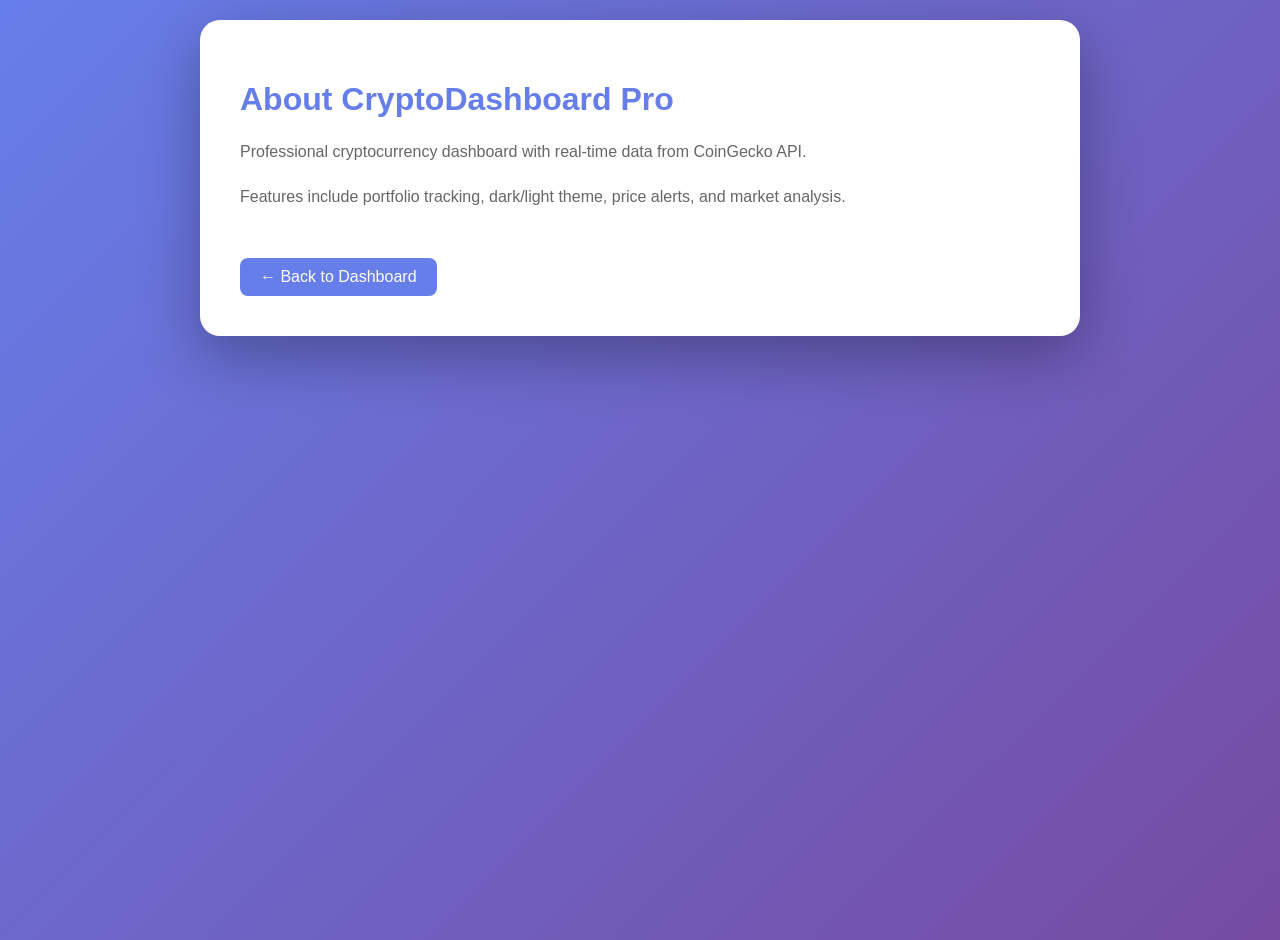
<file: templates/about.html>
<!DOCTYPE html>
<html lang="en">
<head>
    <meta charset="UTF-8">
    <meta name="viewport" content="width=device-width, initial-scale=1.0">
    <title>About - Crypto Dashboard Pro</title>
    <style>
        body {
            font-family: -apple-system, BlinkMacSystemFont, 'Segoe UI', Roboto, sans-serif;
            background: linear-gradient(135deg, #667eea 0%, #764ba2 100%);
            min-height: 100vh;
            padding: 20px;
            margin: 0;
        }
        .container {
            max-width: 800px;
            margin: 0 auto;
            background: white;
            border-radius: 20px;
            padding: 40px;
            box-shadow: 0 20px 60px rgba(0,0,0,0.3);
        }
        h1 {
            color: #667eea;
            margin-bottom: 20px;
        }
        p {
            line-height: 1.8;
            color: #666;
        }
        .back-btn {
            display: inline-block;
            margin-top: 30px;
            padding: 10px 20px;
            background: #667eea;
            color: white;
            text-decoration: none;
            border-radius: 8px;
        }
    </style>
</head>
<body>
    <div class="container">
        <h1>About CryptoDashboard Pro</h1>
        <p>Professional cryptocurrency dashboard with real-time data from CoinGecko API.</p>
        <p>Features include portfolio tracking, dark/light theme, price alerts, and market analysis.</p>
        <a href="/" class="back-btn">← Back to Dashboard</a>
    </div>
</body>
</html>
</file>
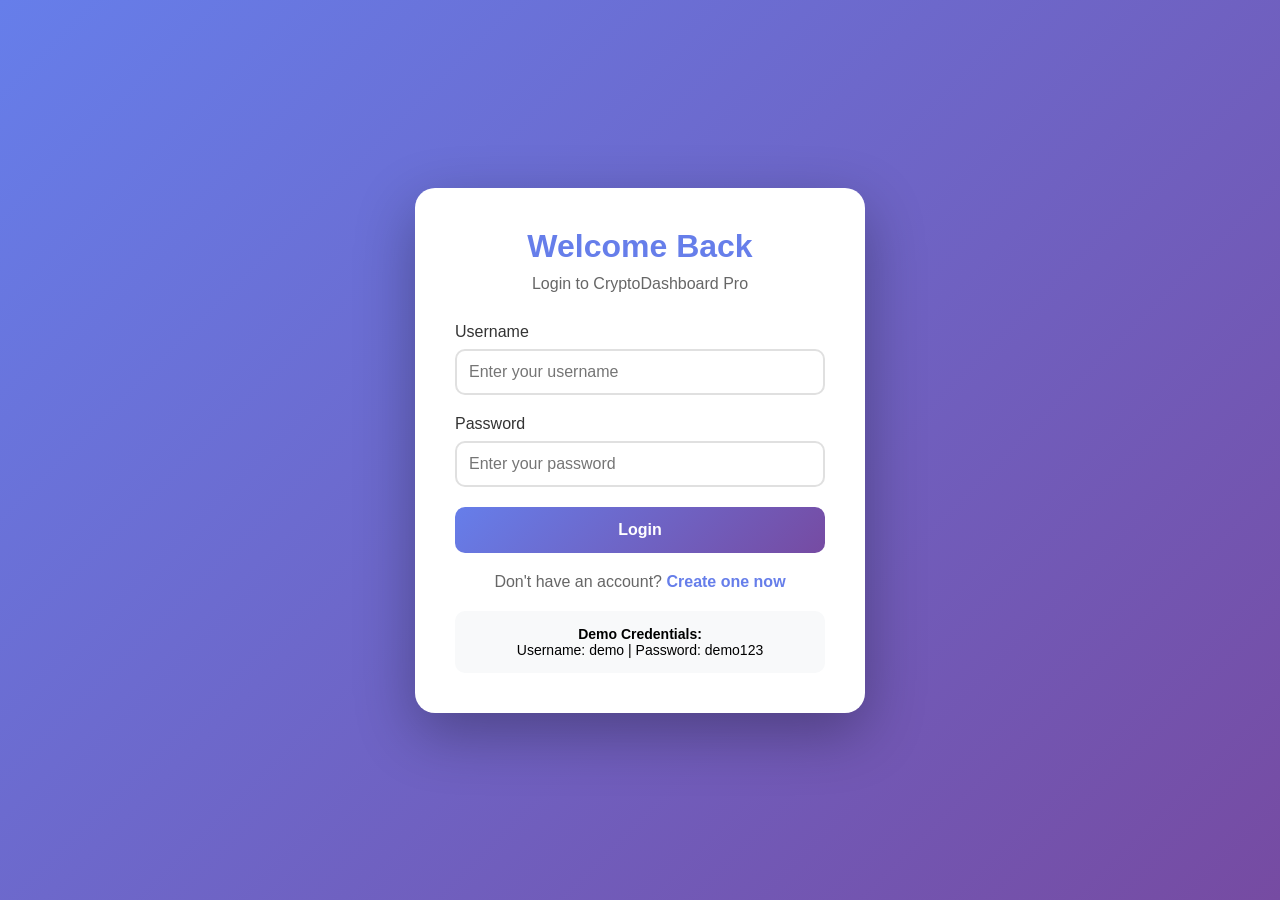
<file: templates/login.html>
<!DOCTYPE html>
<html lang="en">
<head>
    <meta charset="UTF-8">
    <meta name="viewport" content="width=device-width, initial-scale=1.0">
    <title>Login - CryptoDashboard Pro</title>
    <style>
        * {
            margin: 0;
            padding: 0;
            box-sizing: border-box;
        }

        body {
            font-family: -apple-system, BlinkMacSystemFont, 'Segoe UI', Roboto, sans-serif;
            background: linear-gradient(135deg, #667eea 0%, #764ba2 100%);
            min-height: 100vh;
            display: flex;
            justify-content: center;
            align-items: center;
            padding: 20px;
        }

        .login-container {
            background: white;
            border-radius: 20px;
            box-shadow: 0 20px 60px rgba(0,0,0,0.3);
            padding: 40px;
            width: 100%;
            max-width: 450px;
            animation: slideUp 0.5s ease;
        }

        @keyframes slideUp {
            from {
                opacity: 0;
                transform: translateY(30px);
            }
            to {
                opacity: 1;
                transform: translateY(0);
            }
        }

        h1 {
            color: #667eea;
            margin-bottom: 10px;
            font-size: 2em;
            text-align: center;
        }

        .subtitle {
            text-align: center;
            color: #666;
            margin-bottom: 30px;
        }

        .form-group {
            margin-bottom: 20px;
        }

        label {
            display: block;
            margin-bottom: 8px;
            color: #333;
            font-weight: 500;
        }

        input {
            width: 100%;
            padding: 12px;
            border: 2px solid #e0e0e0;
            border-radius: 10px;
            font-size: 16px;
            transition: all 0.3s;
        }

        input:focus {
            outline: none;
            border-color: #667eea;
        }

        button {
            width: 100%;
            padding: 14px;
            background: linear-gradient(135deg, #667eea 0%, #764ba2 100%);
            color: white;
            border: none;
            border-radius: 10px;
            font-size: 16px;
            font-weight: bold;
            cursor: pointer;
            transition: transform 0.2s;
        }

        button:hover {
            transform: translateY(-2px);
        }

        .register-link {
            text-align: center;
            margin-top: 20px;
            color: #666;
        }

        .register-link a {
            color: #667eea;
            text-decoration: none;
            font-weight: bold;
        }

        .register-link a:hover {
            text-decoration: underline;
        }

        .error-message {
            background: #fee;
            color: #c33;
            padding: 10px;
            border-radius: 8px;
            margin-bottom: 20px;
            display: none;
        }

        .demo-credentials {
            background: #f8f9fa;
            padding: 15px;
            border-radius: 10px;
            margin-top: 20px;
            font-size: 14px;
            text-align: center;
        }
    </style>
</head>
<body>
    <div class="login-container">
        <h1> Welcome Back</h1>
        <div class="subtitle">Login to CryptoDashboard Pro</div>

        <div id="error-message" class="error-message"></div>

        <form id="login-form">
            <div class="form-group">
                <label>Username</label>
                <input type="text" id="username" required placeholder="Enter your username">
            </div>

            <div class="form-group">
                <label>Password</label>
                <input type="password" id="password" required placeholder="Enter your password">
            </div>

            <button type="submit">Login</button>
        </form>

        <div class="register-link">
            Don't have an account? <a href="/register">Create one now</a>
        </div>

        <div class="demo-credentials">
            <strong>Demo Credentials:</strong><br>
            Username: demo | Password: demo123
        </div>
    </div>

    <script>
        document.getElementById('login-form').addEventListener('submit', async (e) => {
            e.preventDefault();

            const username = document.getElementById('username').value;
            const password = document.getElementById('password').value;

            document.getElementById('error-message').style.display = 'none';

            try {
                const response = await fetch('/login', {
                    method: 'POST',
                    headers: {
                        'Content-Type': 'application/json',
                    },
                    body: JSON.stringify({ username, password })
                });

                const data = await response.json();

                if (response.ok) {
                    // Save to localStorage
                    localStorage.setItem('username', data.username);
                    localStorage.setItem('theme', data.theme);

                    // Redirect to main page
                    window.location.href = '/';
                } else {
                    showError(data.error);
                }
            } catch (error) {
                showError('Network error. Please try again.');
            }
        });

        function showError(message) {
            const errorDiv = document.getElementById('error-message');
            errorDiv.textContent = message;
            errorDiv.style.display = 'block';
            setTimeout(() => {
                errorDiv.style.display = 'none';
            }, 5000);
        }
    </script>
</body>
</html>
</file>
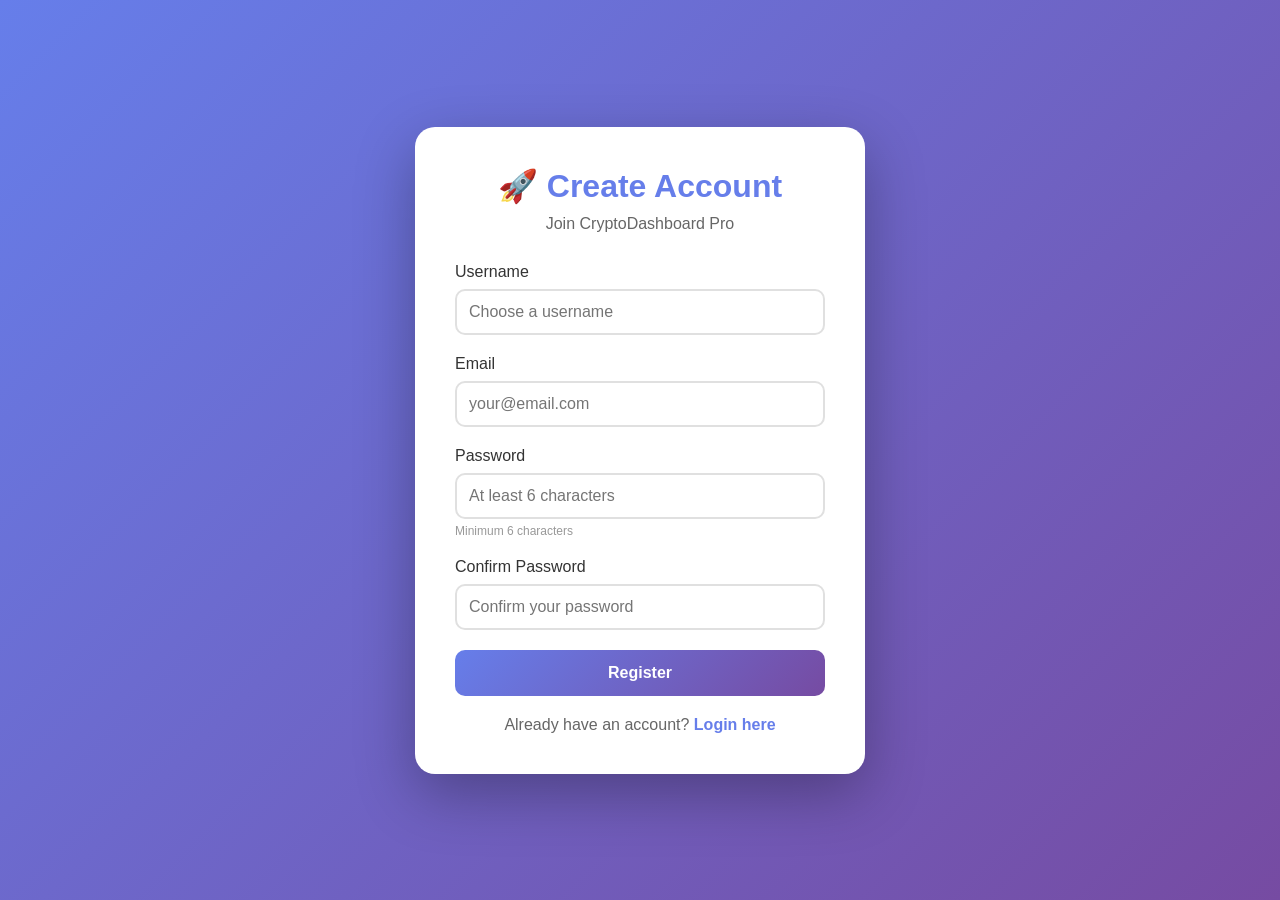
<file: templates/register.html>
<!DOCTYPE html>
<html lang="en">
<head>
    <meta charset="UTF-8">
    <meta name="viewport" content="width=device-width, initial-scale=1.0">
    <title>Register - CryptoDashboard Pro</title>
    <style>
        * {
            margin: 0;
            padding: 0;
            box-sizing: border-box;
        }

        body {
            font-family: -apple-system, BlinkMacSystemFont, 'Segoe UI', Roboto, sans-serif;
            background: linear-gradient(135deg, #667eea 0%, #764ba2 100%);
            min-height: 100vh;
            display: flex;
            justify-content: center;
            align-items: center;
            padding: 20px;
        }

        .register-container {
            background: white;
            border-radius: 20px;
            box-shadow: 0 20px 60px rgba(0,0,0,0.3);
            padding: 40px;
            width: 100%;
            max-width: 450px;
            animation: slideUp 0.5s ease;
        }

        @keyframes slideUp {
            from {
                opacity: 0;
                transform: translateY(30px);
            }
            to {
                opacity: 1;
                transform: translateY(0);
            }
        }

        h1 {
            color: #667eea;
            margin-bottom: 10px;
            font-size: 2em;
            text-align: center;
        }

        .subtitle {
            text-align: center;
            color: #666;
            margin-bottom: 30px;
        }

        .form-group {
            margin-bottom: 20px;
        }

        label {
            display: block;
            margin-bottom: 8px;
            color: #333;
            font-weight: 500;
        }

        input {
            width: 100%;
            padding: 12px;
            border: 2px solid #e0e0e0;
            border-radius: 10px;
            font-size: 16px;
            transition: all 0.3s;
        }

        input:focus {
            outline: none;
            border-color: #667eea;
        }

        button {
            width: 100%;
            padding: 14px;
            background: linear-gradient(135deg, #667eea 0%, #764ba2 100%);
            color: white;
            border: none;
            border-radius: 10px;
            font-size: 16px;
            font-weight: bold;
            cursor: pointer;
            transition: transform 0.2s;
        }

        button:hover {
            transform: translateY(-2px);
        }

        .login-link {
            text-align: center;
            margin-top: 20px;
            color: #666;
        }

        .login-link a {
            color: #667eea;
            text-decoration: none;
            font-weight: bold;
        }

        .login-link a:hover {
            text-decoration: underline;
        }

        .error-message {
            background: #fee;
            color: #c33;
            padding: 10px;
            border-radius: 8px;
            margin-bottom: 20px;
            display: none;
        }

        .success-message {
            background: #efe;
            color: #3c3;
            padding: 10px;
            border-radius: 8px;
            margin-bottom: 20px;
            display: none;
        }

        .password-requirements {
            font-size: 12px;
            color: #999;
            margin-top: 5px;
        }
    </style>
</head>
<body>
    <div class="register-container">
        <h1>🚀 Create Account</h1>
        <div class="subtitle">Join CryptoDashboard Pro</div>

        <div id="error-message" class="error-message"></div>
        <div id="success-message" class="success-message"></div>

        <form id="register-form">
            <div class="form-group">
                <label>Username</label>
                <input type="text" id="username" required placeholder="Choose a username">
            </div>

            <div class="form-group">
                <label>Email</label>
                <input type="email" id="email" required placeholder="your@email.com">
            </div>

            <div class="form-group">
                <label>Password</label>
                <input type="password" id="password" required placeholder="At least 6 characters">
                <div class="password-requirements">Minimum 6 characters</div>
            </div>

            <div class="form-group">
                <label>Confirm Password</label>
                <input type="password" id="confirm-password" required placeholder="Confirm your password">
            </div>

            <button type="submit">Register</button>
        </form>

        <div class="login-link">
            Already have an account? <a href="/login">Login here</a>
        </div>
    </div>

    <script>
        document.getElementById('register-form').addEventListener('submit', async (e) => {
            e.preventDefault();

            const username = document.getElementById('username').value;
            const email = document.getElementById('email').value;
            const password = document.getElementById('password').value;
            const confirmPassword = document.getElementById('confirm-password').value;

            // Clear messages
            document.getElementById('error-message').style.display = 'none';
            document.getElementById('success-message').style.display = 'none';

            // Validation
            if (password !== confirmPassword) {
                showError('Passwords do not match');
                return;
            }

            if (password.length < 6) {
                showError('Password must be at least 6 characters');
                return;
            }

            try {
                const response = await fetch('/register', {
                    method: 'POST',
                    headers: {
                        'Content-Type': 'application/json',
                    },
                    body: JSON.stringify({ username, email, password })
                });

                const data = await response.json();

                if (response.ok) {
                    showSuccess('Registration successful! Redirecting to login...');
                    setTimeout(() => {
                        window.location.href = '/login';
                    }, 2000);
                } else {
                    showError(data.error);
                }
            } catch (error) {
                showError('Network error. Please try again.');
            }
        });

        function showError(message) {
            const errorDiv = document.getElementById('error-message');
            errorDiv.textContent = message;
            errorDiv.style.display = 'block';
            setTimeout(() => {
                errorDiv.style.display = 'none';
            }, 5000);
        }

        function showSuccess(message) {
            const successDiv = document.getElementById('success-message');
            successDiv.textContent = message;
            successDiv.style.display = 'block';
        }
    </script>
</body>
</html>
</file>
